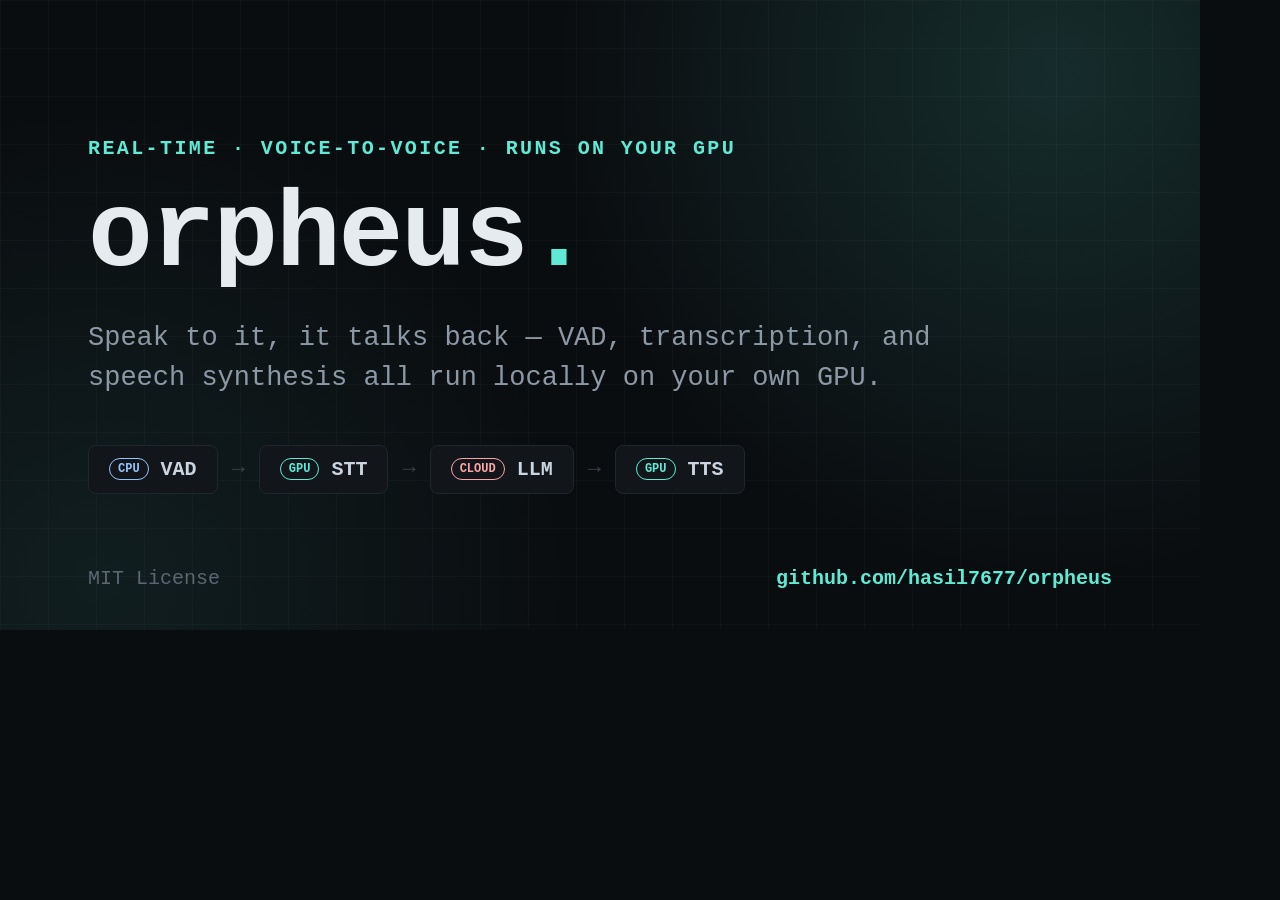
<file: site/og-image-source.html>
<!DOCTYPE html>
<html>
<head>
<meta charset="UTF-8">
<style>
  * { margin: 0; padding: 0; box-sizing: border-box; }
  html, body {
    width: 1200px;
    height: 630px;
    background: #0a0d10;
    font-family: "SFMono-Regular", ui-monospace, Menlo, Consolas, "Liberation Mono", monospace;
    overflow: hidden;
  }
  .card {
    position: relative;
    width: 1200px;
    height: 630px;
    background:
      radial-gradient(circle at 88% 12%, rgba(94,234,212,0.14), transparent 42%),
      radial-gradient(circle at 8% 92%, rgba(94,234,212,0.08), transparent 38%),
      #0a0d10;
    display: flex;
    flex-direction: column;
    justify-content: center;
    padding: 0 88px;
  }
  .grid-lines {
    position: absolute;
    inset: 0;
    background-image:
      linear-gradient(rgba(255,255,255,0.025) 1px, transparent 1px),
      linear-gradient(90deg, rgba(255,255,255,0.025) 1px, transparent 1px);
    background-size: 48px 48px;
  }
  .eyebrow {
    position: relative;
    color: #5eead4;
    font-size: 20px;
    letter-spacing: 0.12em;
    text-transform: uppercase;
    margin-bottom: 22px;
    font-weight: 600;
  }
  .title {
    position: relative;
    color: #e6ebef;
    font-size: 108px;
    font-weight: 700;
    letter-spacing: -0.02em;
    line-height: 1;
    margin-bottom: 28px;
  }
  .title .dot { color: #5eead4; }
  .sub {
    position: relative;
    color: #8b98a5;
    font-size: 27px;
    max-width: 920px;
    line-height: 1.5;
    margin-bottom: 46px;
  }
  .pipeline {
    position: relative;
    display: flex;
    align-items: center;
    gap: 0;
  }
  .stage {
    display: flex;
    align-items: center;
    gap: 12px;
    background: #12161b;
    border: 1px solid #1f262d;
    border-radius: 8px;
    padding: 12px 20px;
    color: #cbd5e1;
    font-size: 20px;
    font-weight: 600;
  }
  .stage .tag {
    font-size: 12px;
    font-weight: 700;
    padding: 3px 8px;
    border-radius: 999px;
    border: 1px solid currentColor;
  }
  .cpu { color: #93c5fd; }
  .gpu { color: #5eead4; }
  .cloud { color: #fca5a5; }
  .arrow {
    color: #3a4249;
    font-size: 22px;
    padding: 0 14px;
  }
  .footer {
    position: absolute;
    bottom: 40px;
    left: 88px;
    right: 88px;
    display: flex;
    justify-content: space-between;
    align-items: center;
    color: #5b6672;
    font-size: 20px;
  }
  .footer .repo { color: #5eead4; font-weight: 600; }
</style>
</head>
<body>
  <div class="card">
    <div class="grid-lines"></div>
    <div class="eyebrow">real-time &middot; voice-to-voice &middot; runs on your gpu</div>
    <div class="title">orpheus<span class="dot">.</span></div>
    <div class="sub">Speak to it, it talks back — VAD, transcription, and speech synthesis all run locally on your own GPU.</div>
    <div class="pipeline">
      <div class="stage"><span class="tag cpu">CPU</span>VAD</div>
      <span class="arrow">&rarr;</span>
      <div class="stage"><span class="tag gpu">GPU</span>STT</div>
      <span class="arrow">&rarr;</span>
      <div class="stage"><span class="tag cloud">CLOUD</span>LLM</div>
      <span class="arrow">&rarr;</span>
      <div class="stage"><span class="tag gpu">GPU</span>TTS</div>
    </div>
    <div class="footer">
      <span>MIT License</span>
      <span class="repo">github.com/hasil7677/orpheus</span>
    </div>
  </div>
</body>
</html>
</file>
